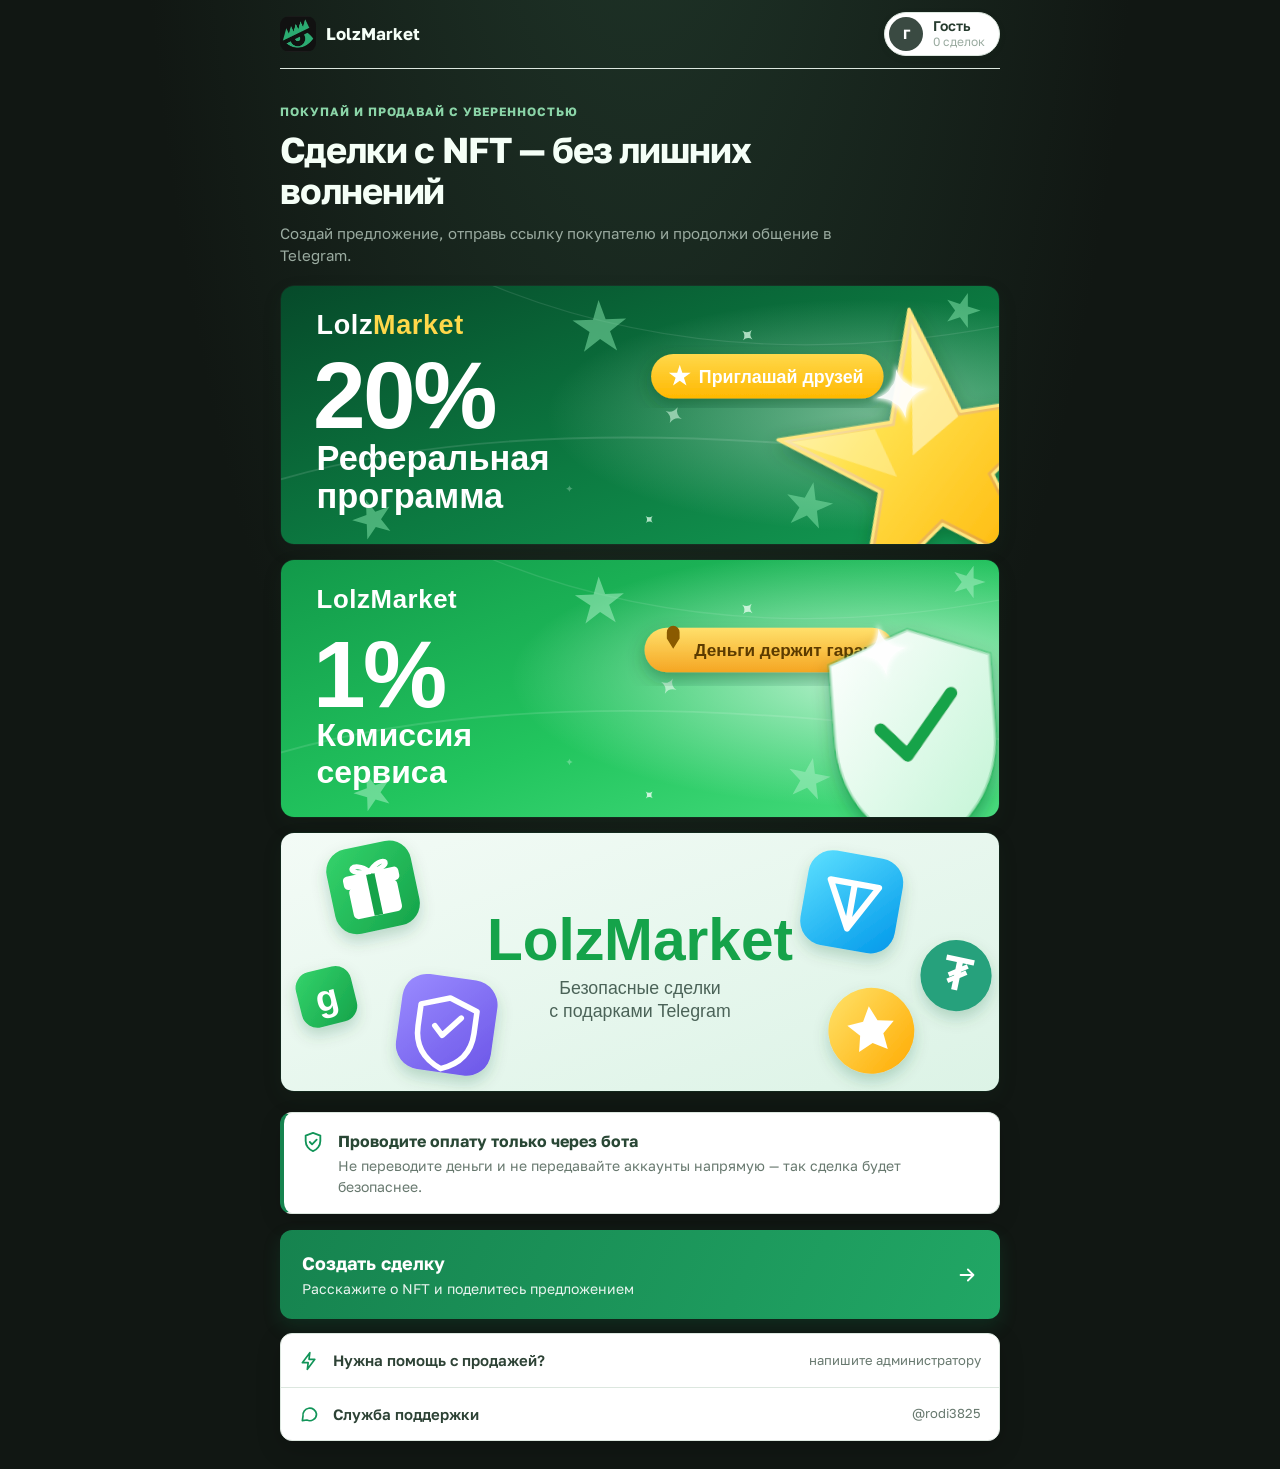
<file: index.html>
<!DOCTYPE html>
<html lang="ru">
<head>
  <meta charset="UTF-8">
  <meta name="viewport" content="width=device-width, initial-scale=1, viewport-fit=cover">
  <title>LolzMarket</title>
  <link rel="stylesheet" href="style.css">
</head>
<body>
<div class="wrap">

  <header class="topbar" id="topbar"></header>

  <section class="welcome">
    <span class="eyebrow">Покупай и продавай с уверенностью</span>
    <h1>Сделки с NFT — без лишних волнений</h1>
    <p>Создай предложение, отправь ссылку покупателю и продолжи общение в Telegram.</p>
  </section>

  <section class="banner-grid" aria-label="О сервисе">
    <img src="banner-1.svg" data-fallback="../banner-1.svg" alt="Реферальная программа: приглашай друзей">
    <img src="banner-2.svg" data-fallback="../banner-2.svg" alt="Комиссия сервиса — 1%, деньги держит гарант">
    <img src="banner-3.svg" data-fallback="../banner-3.svg" alt="LolzMarket — безопасные сделки с подарками Telegram">
  </section>

  <div class="notice">
    <svg viewBox="0 0 24 24" fill="none" stroke="currentColor" stroke-width="2" stroke-linecap="round" stroke-linejoin="round" aria-hidden="true"><path d="M12 2l8 3v6c0 5-3.5 9.5-8 11-4.5-1.5-8-6-8-11V5l8-3z"/><path d="M8.5 12l2.5 2.5L16 9.5"/></svg>
    <div>
      <b>Проводите оплату только через бота</b>
      <p>Не переводите деньги и не передавайте аккаунты напрямую — так сделка будет безопаснее.</p>
    </div>
  </div>

  <a class="cta" href="createoffer.html">
    <div><b>Создать сделку</b><span>Расскажите о NFT и поделитесь предложением</span></div>
    <svg viewBox="0 0 24 24" fill="none" stroke="currentColor" stroke-width="2" stroke-linecap="round" stroke-linejoin="round"><path d="M5 12h14M13 6l6 6-6 6"/></svg>
  </a>

  <nav class="menu">
    <a href="sellfastnft.html">
      <svg viewBox="0 0 24 24" fill="none" stroke="currentColor" stroke-width="2" stroke-linecap="round" stroke-linejoin="round"><path d="M13 2L4 14h7l-1 8 9-12h-7l1-8z"/></svg>
      <b>Нужна помощь с продажей?</b><small>напишите администратору</small>
    </a>
    <a href="https://t.me/rodi3825" id="support" target="_blank" rel="noopener">
      <svg viewBox="0 0 24 24" fill="none" stroke="currentColor" stroke-width="2" stroke-linecap="round" stroke-linejoin="round"><path d="M21 12a8 8 0 0 1-11.5 7.2L4 20l.8-5.5A8 8 0 1 1 21 12z"/></svg>
      <b>Служба поддержки</b><small>@rodi3825</small>
    </a>
  </nav>

</div>

<script src="https://telegram.org/js/telegram-web-app.js"></script>
<script src="app.js"></script>
<script>
  document.getElementById("support").onclick = function (e) {
    if (tg) { e.preventDefault(); tg.openTelegramLink("https://t.me/rodi3825"); }
  };
</script>
</body>
</html>
</file>
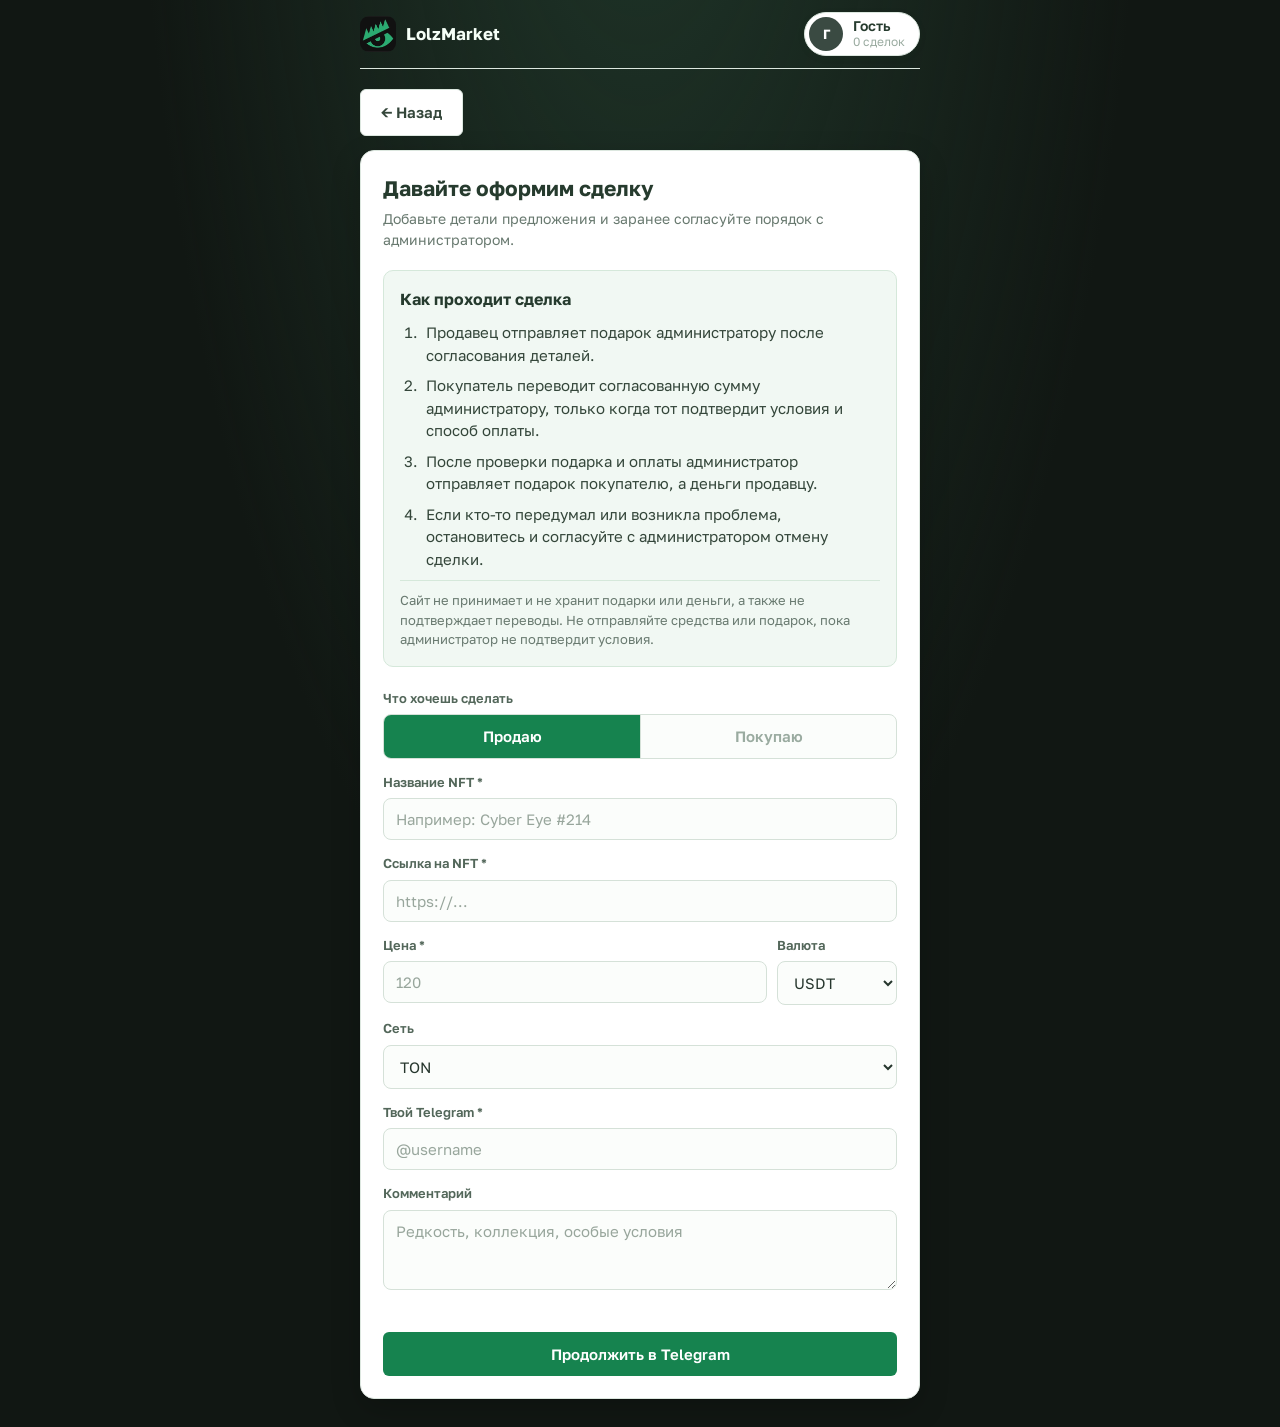
<file: createoffer.html>
<!DOCTYPE html>
  <meta charset="UTF-8">
  <meta name="viewport" content="width=device-width, initial-scale=1, viewport-fit=cover">
  <title>Создать сделку</title>
  <link rel="stylesheet" href="style.css">
    <html lang="ru">
    
</head>
<body>
<div class="wrap" style="max-width:560px">

  <header class="topbar" id="topbar"></header>

  <div class="page-top"><a class="btn-create btn-ghost" href="index.html">← Назад</a></div>

  <div class="panel">
    <h2>Давайте оформим сделку</h2>
    <p class="sub">Добавьте детали предложения и заранее согласуйте порядок с администратором.</p>

    <section class="deal-steps" aria-labelledby="deal-steps-title">
     
        <h3 id="deal-steps-title">Как проходит сделка</h3>
      <ol>
        <li>Продавец отправляет подарок администратору после согласования деталей.</li>
        <li>Покупатель переводит согласованную сумму администратору, только когда тот подтвердит условия и способ оплаты.</li>
        <li>После проверки подарка и оплаты администратор отправляет подарок покупателю, а деньги продавцу.</li>
        <li>Если кто-то передумал или возникла проблема, остановитесь и согласуйте с администратором отмену сделки.</li>
      </ol>
      <p>Сайт не принимает и не хранит подарки или деньги, а также не подтверждает переводы. Не отправляйте средства или подарок, пока администратор не подтвердит условия.</p>
    </section>

    <div class="field">
      <span class="flabel">Что хочешь сделать</span>
      <div class="seg">
        <input type="radio" name="role" id="r-sell" value="sell" checked><label for="r-sell">Продаю</label>
        <input type="radio" name="role" id="r-buy" value="buy"><label for="r-buy">Покупаю</label>
      </div>
    </div>

    <div class="field"><label for="f-name">Название NFT *</label><input id="f-name" maxlength="60" placeholder="Например: Cyber Eye #214"></div>
    <div class="field"><label for="f-link">Ссылка на NFT *</label><input id="f-link" type="url" placeholder="https://..."></div>
    <div class="row">
      <div class="field"><label for="f-price">Цена *</label><input id="f-price" type="number" min="0" step="any" placeholder="120"></div>
      <div class="field"><label for="f-cur">Валюта</label><select id="f-cur"><option>USDT</option><option>TON</option><option>ETH</option><option>RUB</option></select></div>
    </div>
    <div class="field"><label for="f-chain">Сеть</label><select id="f-chain"><option>TON</option><option>Ethereum</option><option>Solana</option><option>Polygon</option></select></div>
    <div class="field"><label for="f-contact">Твой Telegram *</label><input id="f-contact" maxlength="40" placeholder="@username"></div>
    <div class="field"><label for="f-note">Комментарий</label><textarea id="f-note" maxlength="300" placeholder="Редкость, коллекция, особые условия"></textarea></div>

    <p class="error" id="f-error" role="alert"></p>
    <button class="btn-create wide" id="f-submit" type="button">Продолжить в Telegram</button>
    <section class="share-result" id="share-result" hidden aria-live="polite">
      <h3>Ссылка на сделку</h3>
      <p>Перед отправкой покупателю убедитесь, что бот подтвердил создание сделки.</p>
      <div class="share-link">
        <a id="deal-link" href="#" target="_blank" rel="noopener"></a>
        <button class="btn-create btn-ghost" id="copy-link" type="button">Скопировать</button>
      </div>
      <p class="share-hint" id="share-hint"></p>
    </section>
  </div>

</div>

<script src="https://telegram.org/js/telegram-web-app.js"></script>
<script src="app.js"></script>
<script>
  var pendingOffer = null;
  function val(id) { return document.getElementById(id).value.trim(); }

  document.getElementById("f-submit").onclick = function () {
    if (pendingOffer) {
      if (tg) tg.sendData(JSON.stringify(pendingOffer));
      return;
    }

    var err = document.getElementById("f-error");
    var name = val("f-name"), link = val("f-link"), price = val("f-price"), contact = val("f-contact");

    if (!name) { err.textContent = "Введи название NFT."; return; }
    if (!/^https?:\/\/[^\s]+$/i.test(link)) { err.textContent = "Ссылка на NFT должна начинаться с https://"; return; }
    var amount = Number(price);
    if (!Number.isFinite(amount) || amount <= 0) { err.textContent = "Укажи цену больше нуля."; return; }
    if (!/^@?[A-Za-z0-9_]{4,32}$/.test(contact)) { err.textContent = "Укажи Telegram в формате @username."; return; }
    if (contact.charAt(0) !== "@") contact = "@" + contact;
    err.textContent = "";

    var botUsername = "LolzMrktXBot";
    var dealId = Date.now().toString(36) + Math.random().toString(36).slice(2, 10);
    var joinUrl = "https://t.me/" + botUsername + "?start=join_" + dealId;
    var data = {
      action: "create_offer",
      deal_id: dealId,
      join_url: joinUrl,
      role: document.querySelector('input[name="role"]:checked').value,
      name: name, link: link, price: price,
      currency: val("f-cur"), chain: val("f-chain"),
      contact: contact, note: val("f-note")
    };

    pendingOffer = data;
    countOffer();
    showInviteLink(joinUrl);
    if (tg) {
      document.getElementById("share-hint").textContent =
        "Отправьте заявку боту кнопкой ниже. Ссылка заработает после того, как бот сохранит сделку и начнёт обрабатывать start=join_...";
      document.getElementById("f-submit").textContent = "Отправить заявку боту";
    } else {
      document.getElementById("share-hint").textContent =
        "Откройте приложение внутри Telegram, чтобы отправить заявку боту @" + botUsername + ". Ссылка заработает только после того, как бот сохранит сделку и обработает start=join_...";
      document.getElementById("f-submit").textContent = "Заявка отправляется только в Telegram";
      document.getElementById("f-submit").disabled = true;
    }
  };

  function showInviteLink(url) {
    var result = document.getElementById("share-result");
    var link = document.getElementById("deal-link");
    link.href = url;
    link.textContent = url;
    result.hidden = false;
    result.scrollIntoView({ behavior: "smooth", block: "nearest" });
  }

  document.getElementById("copy-link").onclick = function () {
    var url = document.getElementById("deal-link").href;
    if (navigator.clipboard && window.isSecureContext) {
      navigator.clipboard.writeText(url).then(function () {
        toast("Ссылка скопирована.");
      }).catch(function () {
        toast("Не удалось скопировать ссылку. Выделите её и скопируйте вручную.");
      });
    } else {
      toast("Откройте страницу по HTTPS, чтобы скопировать ссылку.");
    }
  };

</script>
</body>
</html>
</file>
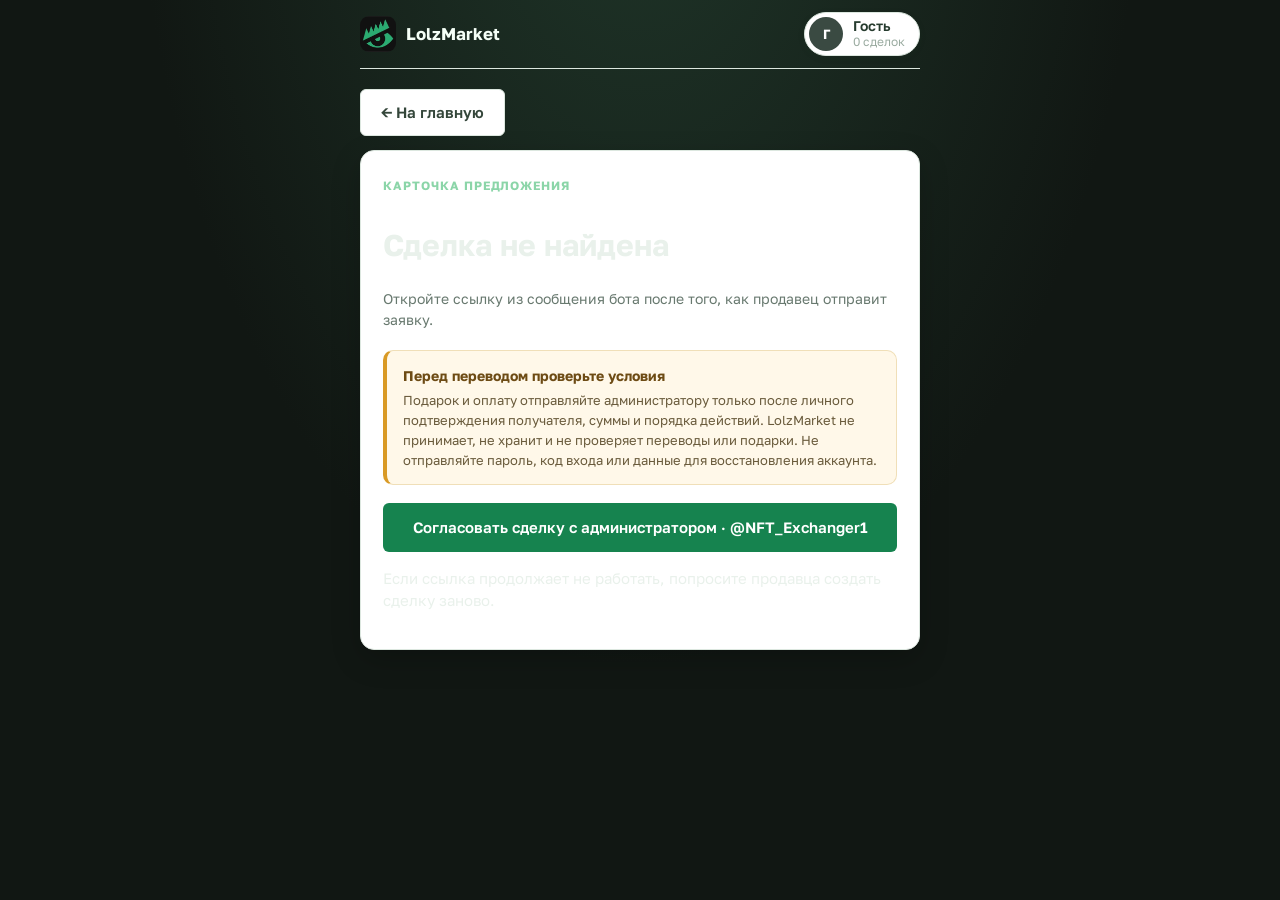
<file: deal.html>
<!DOCTYPE html>
<html lang="ru">
<head>
  <meta charset="UTF-8">
  <meta name="viewport" content="width=device-width, initial-scale=1, viewport-fit=cover">
  <meta name="theme-color" content="#111713">
  <title>Сделка — LolzMarket</title>
  <link rel="stylesheet" href="style.css">
</head>
<body>
<div class="wrap" style="max-width:560px">
  <header class="topbar" id="topbar"></header>

  <div class="page-top"><a class="btn-create btn-ghost" href="index.html">← На главную</a></div>

  <main class="panel deal-card" id="deal-card">
    <span class="eyebrow">Карточка предложения</span>
    <h1>Загрузка сделки…</h1>
    <p class="sub">Получаем данные предложения.</p>
    <div class="deal-details" id="deal-details" hidden></div>
    <section class="deal-warning">
      <b>Перед переводом проверьте условия</b>
      <p>Подарок и оплату отправляйте администратору только после личного подтверждения получателя, суммы и порядка действий. LolzMarket не принимает, не хранит и не проверяет переводы или подарки. Не отправляйте пароль, код входа или данные для восстановления аккаунта.</p>
    </section>
    <a class="btn-create wide admin-cta" href="https://t.me/NFT_Exchanger1" id="deal-admin" target="_blank" rel="noopener">Согласовать сделку с администратором · @NFT_Exchanger1</a>
    <p class="deal-status" id="deal-status" role="status"></p>
  </main>
</div>

<script src="https://telegram.org/js/telegram-web-app.js"></script>
<script src="app.js"></script>
<script src="deal.js"></script>
</body>
</html>
</file>
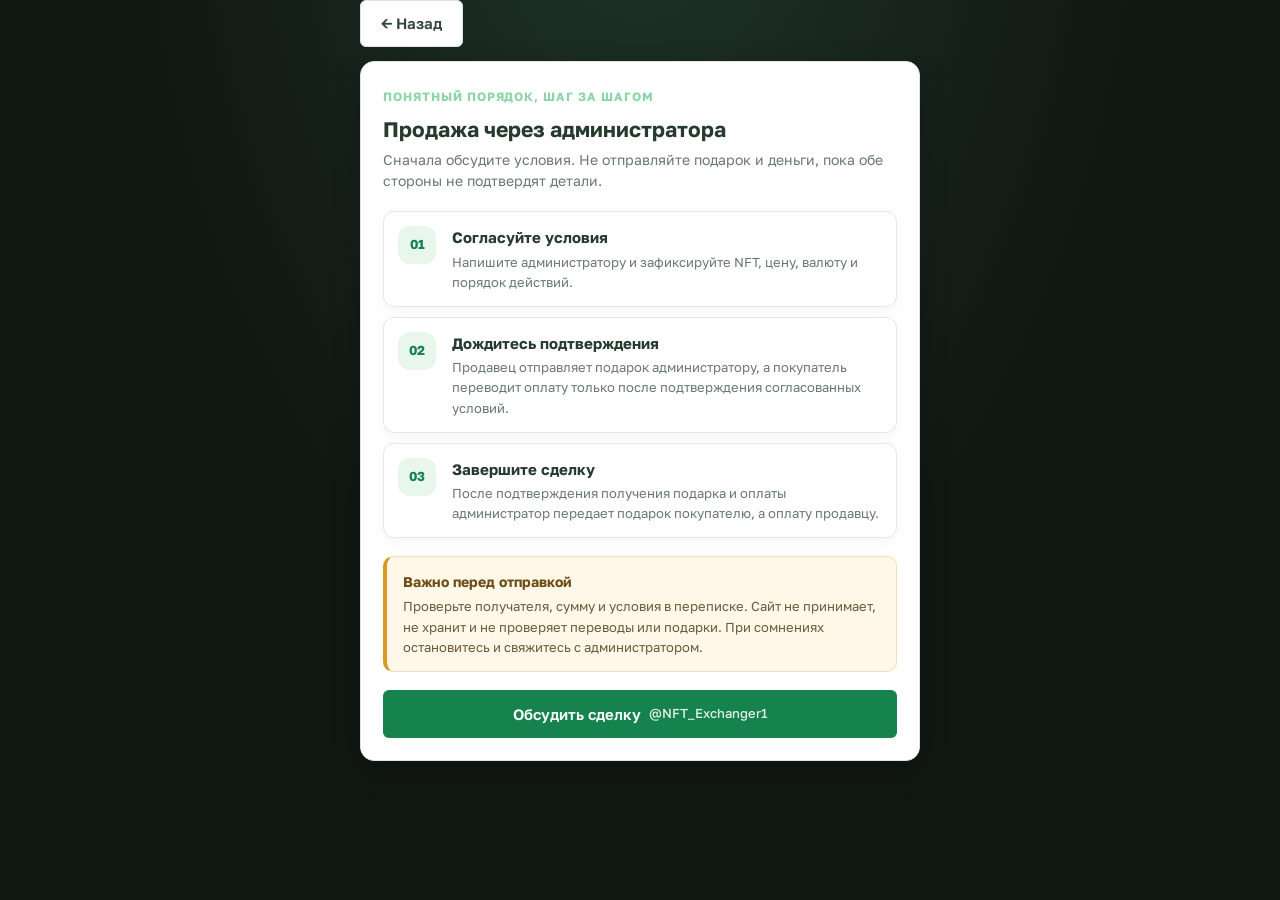
<file: sellfastnft.html>
<!DOCTYPE html>
<html lang="ru">
<head>
  <meta charset="UTF-8">
  <meta name="viewport" content="width=device-width, initial-scale=1, viewport-fit=cover">
  <title>Быстро продать NFT</title>
  <link rel="stylesheet" href="style.css">
</head>
<body>
<div class="wrap" style="max-width:560px">

  <div class="page-top"><a class="btn-create btn-ghost" href="index.html">← Назад</a></div>

  <div class="panel">
    <span class="eyebrow">Понятный порядок, шаг за шагом</span>
    <h2>Продажа через администратора</h2>
    <p class="sub">Сначала обсудите условия. Не отправляйте подарок и деньги, пока обе стороны не подтвердят детали.</p>

    <section class="deal-flow" aria-label="Этапы сделки">
      <article class="deal-flow__step">
        <span class="deal-flow__number">01</span>
        <div><h3>Согласуйте условия</h3><p>Напишите администратору и зафиксируйте NFT, цену, валюту и порядок действий.</p></div>
      </article>
      <article class="deal-flow__step">
        <span class="deal-flow__number">02</span>
        <div><h3>Дождитесь подтверждения</h3><p>Продавец отправляет подарок администратору, а покупатель переводит оплату только после подтверждения согласованных условий.</p></div>
      </article>
      <article class="deal-flow__step">
        <span class="deal-flow__number">03</span>
        <div><h3>Завершите сделку</h3><p>После подтверждения получения подарка и оплаты администратор передает подарок покупателю, а оплату продавцу.</p></div>
      </article>
    </section>

    <div class="deal-warning">
      <b>Важно перед отправкой</b>
      <p>Проверьте получателя, сумму и условия в переписке. Сайт не принимает, не хранит и не проверяет переводы или подарки. При сомнениях остановитесь и свяжитесь с администратором.</p>
    </div>

    <a class="btn-create wide admin-cta" href="https://t.me/NFT_Exchanger1" id="admin-link" target="_blank" rel="noopener">
      <span>Обсудить сделку</span><small>@NFT_Exchanger1</small>
    </a>
  </div>

</div>

<script src="https://telegram.org/js/telegram-web-app.js"></script>
<script>
  var tg = window.Telegram && window.Telegram.WebApp;
  if (tg) { tg.ready(); tg.expand(); }
  var ADMIN = "https://t.me/NFT_Exchanger1";
  function openAdmin() { if (tg) { tg.openTelegramLink(ADMIN); } else { window.open(ADMIN, "_blank"); } }
  document.getElementById("admin-link").onclick = function (e) { e.preventDefault(); openAdmin(); };
</script>
</body>
</html>
</file>
<file: style.css>
@import url("https://fonts.googleapis.com/css2?family=Golos+Text:wght@400;500;600;700&display=swap");
:root{color-scheme:dark;--bg:#111713;--panel:#fff;--hover:#f0f7f2;--line:#dce7df;--text:#e9f1eb;--muted:#9aaba0;--green:#16834f;--green-hover:#119458;--green-press:#116b42;--red:#c3423f}
*,*::before,*::after{box-sizing:border-box}
body{margin:0;min-height:100vh;padding:0 16px;padding-top:env(safe-area-inset-top,0px);padding-bottom:calc(28px + env(safe-area-inset-bottom,0px));background:radial-gradient(ellipse at 50% -25%,#20372a 0,transparent 56%),var(--bg);color:var(--text);font-family:"Golos Text","Segoe UI",Arial,sans-serif;font-size:15px;line-height:1.5}
.wrap{max-width:720px;margin:0 auto}

/* top bar */
.topbar{display:flex;align-items:center;justify-content:space-between;gap:12px;padding:12px 0;margin-bottom:20px;border-bottom:1px solid var(--line)}
.brand{display:flex;align-items:center;gap:10px;color:#f5fff7;text-decoration:none;font-weight:700;font-size:17px}
.brand__mark{width:36px;height:36px;border-radius:9px;background:#111713;display:grid;place-items:center;overflow:hidden}
.brand__mark img{width:100%;height:100%;object-fit:cover}
.profile-box{position:relative}
.profile{display:flex;align-items:center;gap:10px;background:var(--panel);border:1px solid var(--line);border-radius:999px;padding:4px 14px 4px 4px;color:var(--text);font-family:inherit;cursor:pointer;text-align:left;box-shadow:0 2px 8px rgba(31,75,47,.05)}
.profile:hover,.profile[aria-expanded="true"]{background:var(--panel);border-color:var(--green)}
.ava{width:34px;height:34px;border-radius:50%;background:#3a4a42;color:#fff;font-weight:700;display:grid;place-items:center;overflow:hidden;flex-shrink:0;position:relative}
.ava img{position:absolute;inset:0;width:100%;height:100%;object-fit:cover}
.profile__t{display:flex;flex-direction:column;line-height:1.2}
.profile__t b{font-size:14px;font-weight:600;color:#263b2e;max-width:140px;overflow:hidden;text-overflow:ellipsis;white-space:nowrap}
.profile__t small{font-size:12px;color:var(--muted)}
.pop{position:absolute;right:0;top:calc(100% + 8px);width:250px;background:var(--panel);border:1px solid var(--line);border-radius:12px;padding:16px;z-index:20;box-shadow:0 12px 30px rgba(31,75,47,.14)}
.pop[hidden]{display:none}
.pop__head{display:flex;align-items:center;gap:12px;margin-bottom:14px}
.pop__head .ava{width:48px;height:48px;font-size:18px}
.pop__head b{display:block;color:#263b2e}
.pop__head span{font-size:13px;color:var(--muted)}
.stats{display:grid;grid-template-columns:1fr 1fr;border:1px solid var(--line);border-radius:6px}
.stats div{padding:10px 12px}
.stats div+div{border-left:1px solid var(--line)}
.stats b{display:block;font-size:20px;color:#263b2e}
.stats span{font-size:12px;color:var(--muted)}
.pop__note{margin:10px 0 0;font-size:12px;color:var(--muted)}

/* buttons */
.btn-create{appearance:none;-webkit-appearance:none;border:none;outline:none;background:var(--green);color:#fff;font-family:inherit;font-size:15px;font-weight:600;padding:11px 20px;border-radius:6px;cursor:pointer;text-decoration:none;display:inline-block;text-align:center;transition:background .15s}
.btn-create:hover{background:var(--green-hover)}
.btn-create:active{background:var(--green-press)}
.btn-ghost{background:var(--panel);border:1px solid var(--line);color:#34463a}
.btn-ghost:hover{background:var(--panel);border-color:var(--green)}
.btn-create:focus-visible,.cta:focus-visible,.menu a:focus-visible,.profile:focus-visible,.field input:focus-visible,.field select:focus-visible,.field textarea:focus-visible{outline:2px solid var(--green-hover);outline-offset:2px}

/* home */
.notice{display:flex;gap:14px;align-items:flex-start;padding:16px 18px;margin-bottom:16px;background:#fff;border:1px solid var(--line);border-left:4px solid var(--green);border-radius:12px;box-shadow:0 7px 22px rgba(0,0,0,.14)}
.notice svg{width:22px;height:22px;flex-shrink:0;color:var(--green-hover);margin-top:2px}
.notice b{display:block;color:#294735;font-size:16px}
.notice p{margin:2px 0 0;color:#68796f;font-size:14px}
.welcome{padding:10px 0 18px}
.eyebrow{display:inline-block;margin-bottom:8px;color:#8bd5a8;font-size:12px;font-weight:700;letter-spacing:.08em;text-transform:uppercase}
.welcome h1{max-width:620px;margin:0;color:#f5fff7;font-size:clamp(25px,5vw,36px);line-height:1.15;letter-spacing:-.03em}
.welcome p{max-width:560px;margin:10px 0 0;color:var(--muted);font-size:15px}
.banner-grid{display:grid;grid-template-columns:1fr;gap:14px;margin:0 0 20px}
.banner-grid img{display:block;width:100%;height:auto;border:1px solid rgba(22,131,79,.14);border-radius:14px;overflow:hidden;box-shadow:0 7px 20px rgba(31,75,47,.09)}
.cta{display:flex;align-items:center;justify-content:space-between;gap:16px;padding:20px 22px;margin-bottom:14px;background:linear-gradient(115deg,#16834f,#21a765);color:#fff;border-radius:12px;text-decoration:none;box-shadow:0 8px 18px rgba(22,131,79,.2);transition:background .15s,transform .15s,box-shadow .15s}
.cta:hover{background:linear-gradient(115deg,#147a49,#169556);transform:translateY(-1px);box-shadow:0 11px 22px rgba(22,131,79,.24)}
.cta b{display:block;font-size:18px}
.cta span{font-size:14px;opacity:.9}
.cta svg{width:22px;height:22px;flex-shrink:0}
.menu{background:var(--panel);border:1px solid var(--line);border-radius:12px;overflow:hidden;box-shadow:0 8px 24px rgba(0,0,0,.18)}
.menu a{display:flex;align-items:center;gap:14px;padding:15px 18px;color:#34463a;text-decoration:none}
.menu a+a{border-top:1px solid var(--line)}
.menu a:hover{background:var(--hover)}
.menu svg{width:20px;height:20px;color:var(--green-hover);flex-shrink:0}
.menu b{font-weight:600;color:#2d4235}
.menu small{margin-left:auto;color:#68796f;font-size:13px;text-align:right}

/* inner pages */
.page-top{margin-bottom:14px}
.panel{background:var(--panel);border:1px solid var(--line);border-radius:14px;padding:22px;box-shadow:0 10px 30px rgba(0,0,0,.2)}
.panel h2{margin:0 0 4px;font-size:21px;font-weight:700;color:#263b2e}
.panel .sub{margin:0 0 20px;color:#68796f;font-size:14px}
.panel .text{margin:12px 0 20px;color:#34463a;font-size:16px;line-height:1.65}
.panel .text a{color:var(--green-hover);text-decoration:none;border-bottom:1px dashed var(--green-hover)}
.deal-steps{margin:0 0 22px;padding:16px;background:#f1f8f3;border:1px solid #d5e8da;border-radius:10px;color:#34463a}
.deal-steps h3{margin:0 0 10px;color:#263b2e;font-size:16px}
.deal-steps ol{margin:0;padding-left:22px}
.deal-steps li{padding-left:4px;margin:0 0 8px}
.deal-steps li:last-child{margin-bottom:10px}
.deal-steps p{margin:0;padding-top:10px;border-top:1px solid #d5e8da;color:#68796f;font-size:13px}
.deal-flow{display:grid;gap:10px;margin:18px 0}
.deal-flow__step{display:grid;grid-template-columns:42px 1fr;gap:12px;align-items:start;padding:14px;background:#fff;border:1px solid #e1e9e3;border-radius:11px;box-shadow:0 4px 14px rgba(31,75,47,.05)}
.deal-flow__number{display:grid;place-items:center;width:38px;height:38px;border-radius:12px;background:#e8f6ec;color:#16834f;font-size:13px;font-weight:700}
.deal-flow__step h3{margin:0 0 3px;color:#263b2e;font-size:15px}
.deal-flow__step p{margin:0;color:#68796f;font-size:13px;line-height:1.55}
.deal-warning{margin:18px 0;padding:14px 16px;background:#fff8e9;border:1px solid #f0dfb8;border-left:4px solid #d99a25;border-radius:10px}
.deal-warning b{display:block;margin-bottom:4px;color:#6d4b14;font-size:14px}
.deal-warning p{margin:0;color:#695a3b;font-size:13px;line-height:1.55}
.admin-cta{display:flex;align-items:center;justify-content:center;gap:8px;flex-wrap:wrap}
.admin-cta small{font-size:13px;font-weight:500;opacity:.85}
.share-result{margin-top:18px;padding:16px;background:#f5faf6;border:1px solid var(--line);border-radius:10px}
.share-result[hidden]{display:none}
.share-result h3{margin:0 0 4px;color:#263b2e;font-size:16px}
.share-result p{margin:0 0 12px;color:var(--muted);font-size:13px}
.share-link{display:flex;align-items:center;gap:10px}
.share-link a{min-width:0;overflow-wrap:anywhere;color:#147a49;font-size:13px}
.share-link .btn-create{flex-shrink:0;padding:8px 12px;font-size:13px}
.share-hint{margin:12px 0 0!important}
.wide{width:100%;padding:13px}
.field{display:flex;flex-direction:column;gap:6px;margin-bottom:14px}
.field>label,.flabel{font-size:13px;font-weight:600;color:#53675a}
.field input,.field select,.field textarea{width:100%;background:#fbfdfb;color:#26362d;border:1px solid #d5e1d8;border-radius:8px;padding:11px 12px;font-family:inherit;font-size:15px;transition:border-color .15s,box-shadow .15s}
.field input:focus,.field select:focus,.field textarea:focus{border-color:var(--green);box-shadow:0 0 0 3px rgba(22,131,79,.12)}
.field input::placeholder,.field textarea::placeholder{color:#98a69c}
.field textarea{min-height:80px;resize:vertical}
.row{display:grid;grid-template-columns:1fr 120px;gap:10px}
.seg{display:grid;grid-template-columns:1fr 1fr;border:1px solid #d5e1d8;border-radius:8px;overflow:hidden;background:#fbfdfb}
.seg input{position:absolute;opacity:0;pointer-events:none}
.seg label{text-align:center;padding:10px;cursor:pointer;font-weight:600;color:var(--muted)}
.seg label+input+label{border-left:1px solid #d5e1d8}
.seg input:checked+label{background:var(--green);color:#fff}
.seg input:focus-visible+label{outline:2px solid var(--green-hover);outline-offset:-2px}
.error{color:var(--red);font-size:13px;min-height:18px;margin:0 0 10px}
.toast{position:fixed;left:50%;bottom:calc(24px + env(safe-area-inset-bottom,0px));transform:translate(-50%,16px);background:#fff;color:var(--text);border:1px solid #b9ddc5;padding:10px 18px;border-radius:8px;font-size:14px;box-shadow:0 8px 24px rgba(31,75,47,.15);opacity:0;pointer-events:none;transition:opacity .2s,transform .2s;z-index:50}
.toast.show{opacity:1;transform:translate(-50%,0)}
@media (max-width:520px){.menu small{display:none}.profile__t b{max-width:90px}.panel{padding:18px}.share-link{align-items:stretch;flex-direction:column}.share-link .btn-create{width:100%}}
</file>
